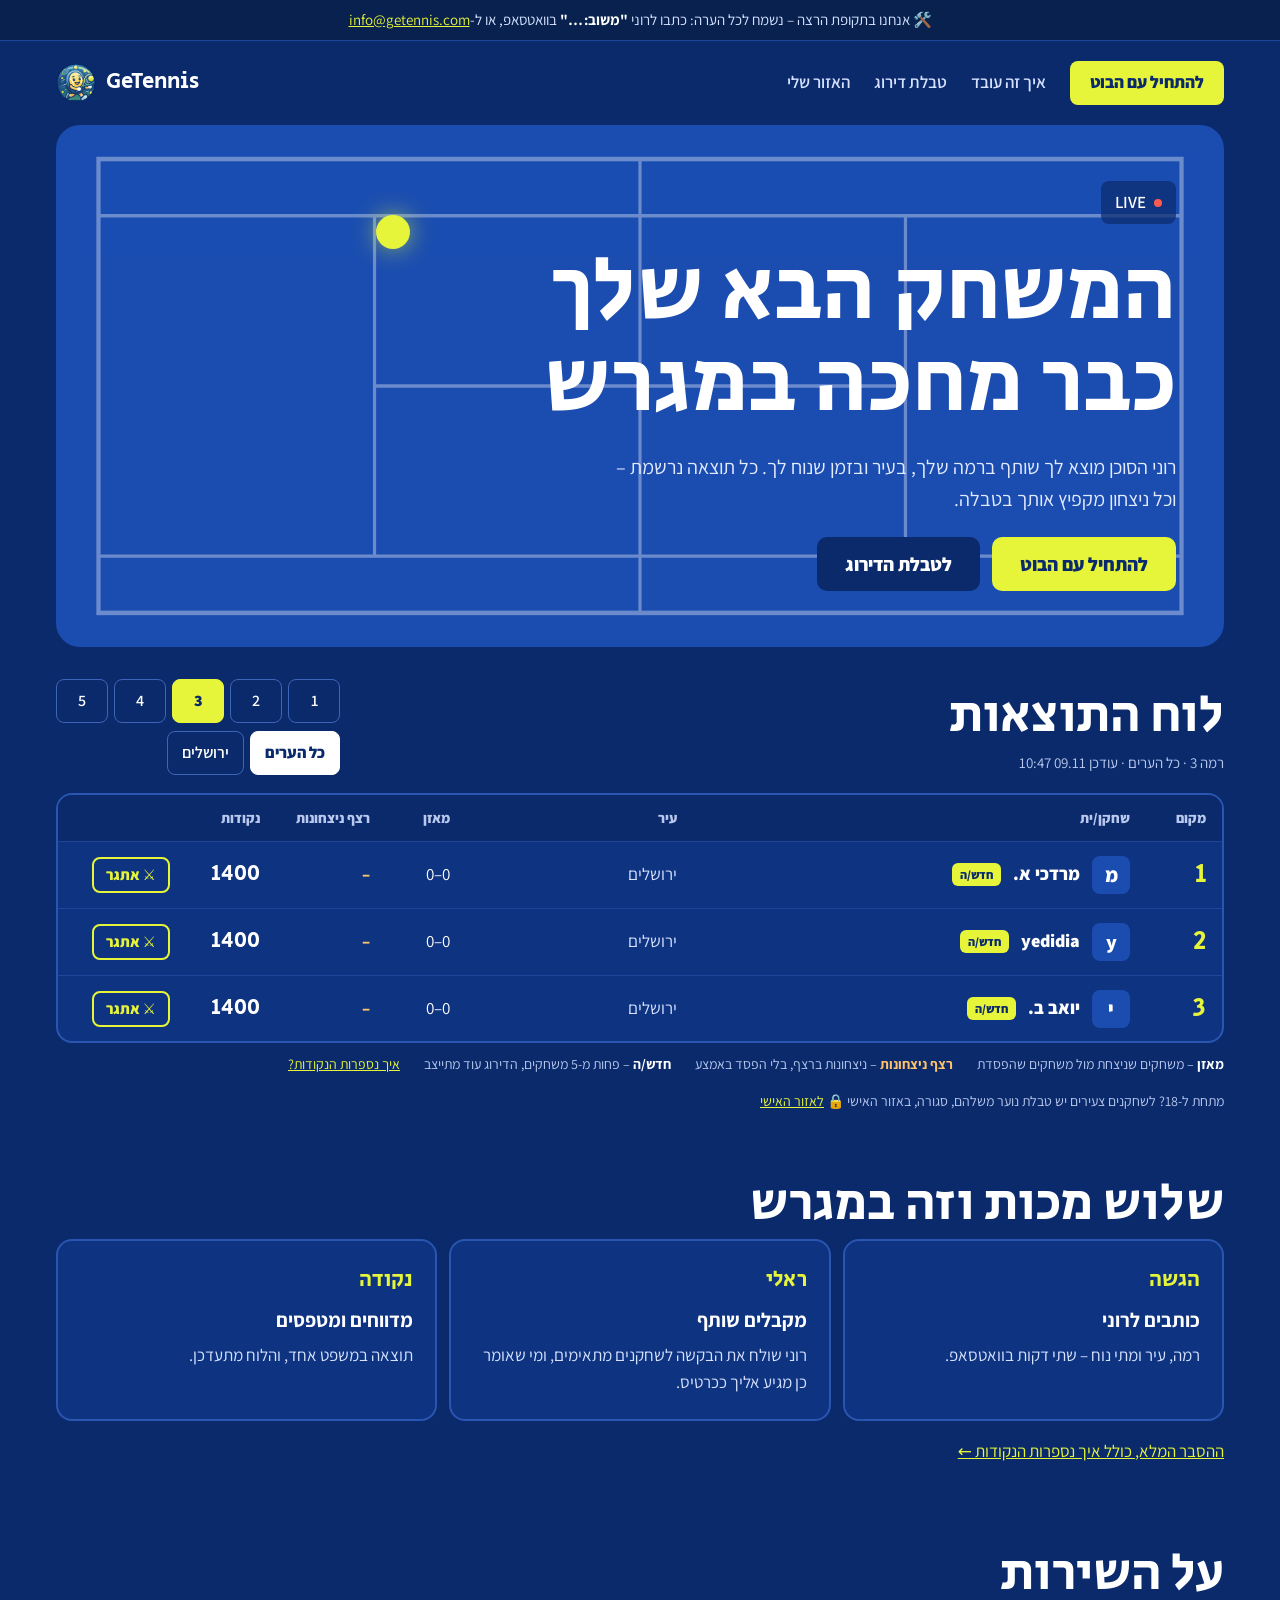
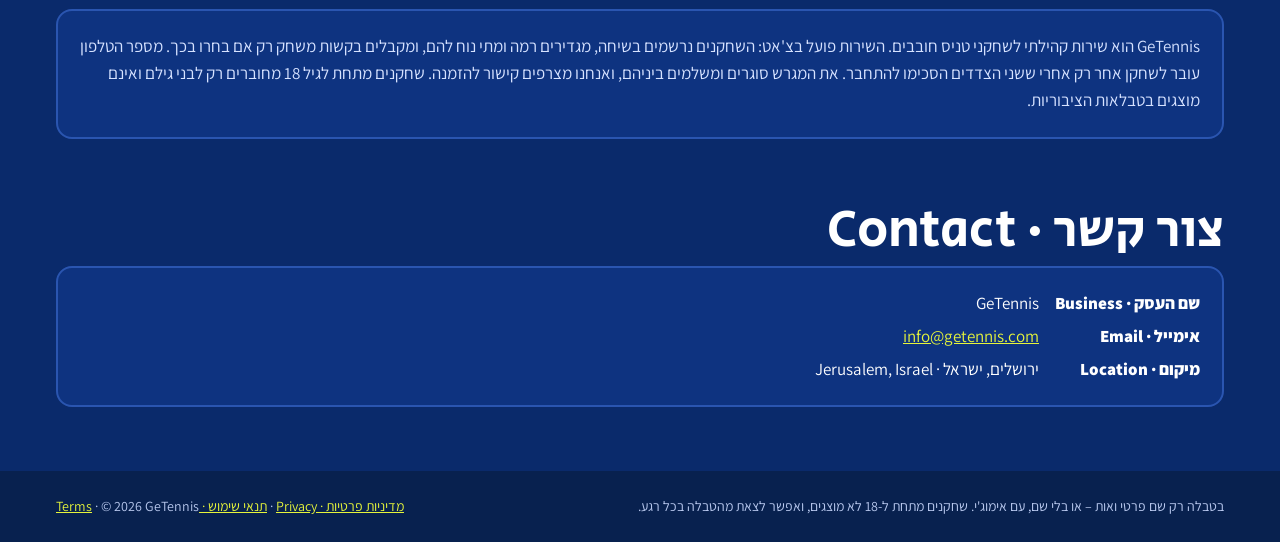
<file: index.html>
<!doctype html>
<html lang="he" dir="rtl">
<head>
<meta charset="utf-8">
<meta name="viewport" content="width=device-width, initial-scale=1">
<title>GeTennis – מוצאים שותף לטניס</title>
<meta name="description" content="GeTennis מחבר בין שחקני טניס: רוני, הסוכן שלנו בוואטסאפ, מוצא לך שותף ברמה שלך, בעיר ובזמן שנוח לך – ושומר תוצאות, דירוג והיסטוריה.">
<!-- Meta domain verification tag goes here, e.g. <meta name="facebook-domain-verification" content="..."> -->
<meta property="og:title" content="GeTennis – מוצאים שותף לטניס">
<meta property="og:description" content="רוני מוצא לך שותף לטניס ברמה שלך, בעיר ובזמן שנוח לך.">
<meta property="og:image" content="assets/og.jpg">
<meta property="og:type" content="website">
<link rel="icon" href="assets/favicon.png" type="image/png">
<link rel="apple-touch-icon" href="assets/apple-touch-icon.png">
<link rel="preconnect" href="https://fonts.googleapis.com">
<link href="https://fonts.googleapis.com/css2?family=Assistant:wght@400;600;800&family=Secular+One&display=swap" rel="stylesheet">
<link rel="stylesheet" href="style.css">
</head>
<body>
<div class="pilot" role="note">🛠️ אנחנו בתקופת הרצה – נשמח לכל הערה: כתבו לרוני <b>"משוב: …"</b> בוואטסאפ, או ל-<a href="mailto:info@getennis.com">info@getennis.com</a></div>

<div class="ticker" id="ticker" hidden>
  <div class="label"><span class="dot"></span>תוצאות אחרונות</div>
  <div class="track"><div class="items" id="ticker-items"></div></div>
</div>

<div class="wrap">
  <header class="nav">
    <nav class="links" aria-label="ראשי">
      <a class="btn ball" href="https://wa.me/972515564580?text=%D7%94%D7%99%D7%99">להתחיל עם הבוט</a>
      <a href="how.html">איך זה עובד</a>
      <a href="#table">טבלת דירוג</a>
      <a href="me.html">האזור שלי</a>
    </nav>
    <a class="brand" href="index.html"><span>GeTennis</span><img src="assets/logo.png" alt=""></a>
  </header>

  <div class="hero">
    <svg class="lines" viewBox="0 0 1100 460" preserveAspectRatio="none" aria-hidden="true">
      <rect x="40" y="30" width="1020" height="400" fill="none" stroke="#fff" stroke-width="4"/>
      <path d="M40 80h1020M40 380h1020M550 30v400M300 80v300M800 80v300M300 230h500" stroke="#fff" stroke-width="3" fill="none"/>
    </svg>
    <div class="ballfx" aria-hidden="true"></div>
    <div class="badge" lang="en"><span class="dot"></span>LIVE</div>
    <h1 class="display">המשחק הבא שלך כבר מחכה במגרש</h1>
    <p>רוני הסוכן מוצא לך שותף ברמה שלך, בעיר ובזמן שנוח לך. כל תוצאה נרשמת – וכל ניצחון מקפיץ אותך בטבלה.</p>
    <div class="row-gap">
      <a class="btn ball big" href="https://wa.me/972515564580?text=%D7%94%D7%99%D7%99">להתחיל עם הבוט</a>
      <a class="btn dark big" href="#table">לטבלת הדירוג</a>
    </div>
  </div>

  <section id="table">
    <div class="board-head">
      <div>
        <h2 class="display">לוח התוצאות</h2>
        <div class="sub" id="board-sub">טוען…</div>
      </div>
      <div class="filters" id="filters" hidden>
        <div class="pills" role="group" aria-label="רמה" id="levels"></div>
        <div class="pills" role="group" aria-label="עיר" id="cities"></div>
      </div>
    </div>
    <div id="board"></div>
    <div class="legend" id="legend" hidden>
      <span><b>מאזן</b> – משחקים שניצחת מול משחקים שהפסדת</span>
      <span><b style="color: var(--streak)">רצף ניצחונות</b> – ניצחונות ברצף, בלי הפסד באמצע</span>
      <span><b>חדש/ה</b> – פחות מ-5 משחקים, הדירוג עוד מתייצב</span>
      <a href="how.html#points">איך נספרות הנקודות?</a>
    </div>
    <p class="youth-note">מתחת ל-18? לשחקנים צעירים יש טבלת נוער משלהם, סגורה, באזור האישי 🔒
      <a href="https://app.getennis.com/me">לאזור האישי</a></p>
  </section>

  <section>
    <h2 class="display">שלוש מכות וזה במגרש</h2>
    <div class="cards">
      <div class="card"><div class="kicker">הגשה</div><h3>כותבים לרוני</h3><p>רמה, עיר ומתי נוח – שתי דקות בוואטסאפ.</p></div>
      <div class="card"><div class="kicker">ראלי</div><h3>מקבלים שותף</h3><p>רוני שולח את הבקשה לשחקנים מתאימים, ומי שאומר כן מגיע אליך ככרטיס.</p></div>
      <div class="card"><div class="kicker">נקודה</div><h3>מדווחים ומטפסים</h3><p>תוצאה במשפט אחד, והלוח מתעדכן.</p></div>
    </div>
    <p><a href="how.html">ההסבר המלא, כולל איך נספרות הנקודות ←</a></p>
  </section>

  <section>
    <h2 class="display">על השירות</h2>
    <div class="card">
      <p>GeTennis הוא שירות קהילתי לשחקני טניס חובבים. השירות פועל בצ'אט: השחקנים נרשמים בשיחה, מגדירים רמה ומתי נוח
        להם, ומקבלים בקשות משחק רק אם בחרו בכך.
        מספר הטלפון עובר לשחקן אחר רק אחרי ששני הצדדים הסכימו להתחבר. את המגרש סוגרים ומשלמים ביניהם, ואנחנו מצרפים קישור
        להזמנה. שחקנים מתחת לגיל 18 מחוברים רק לבני גילם ואינם מוצגים בטבלאות הציבוריות.</p>
    </div>
  </section>

  <section id="contact" class="contact">
    <h2 class="display">צור קשר · Contact</h2>
    <div class="card">
      <dl>
        <dt>שם העסק · Business</dt><dd>GeTennis</dd>
        <dt>אימייל · Email</dt><dd><a href="mailto:info@getennis.com">info@getennis.com</a></dd>
        <dt>מיקום · Location</dt><dd>ירושלים, ישראל · Jerusalem, Israel</dd>
      </dl>
    </div>
  </section>
</div>

<footer class="site">
  <div class="wrap">
    <span>בטבלה רק שם פרטי ואות – או בלי שם, עם אימוג'י. שחקנים מתחת ל-18 לא מוצגים, ואפשר לצאת מהטבלה בכל רגע.</span>
    <span><a href="privacy.html">מדיניות פרטיות · Privacy</a> · <a href="terms.html">תנאי שימוש · Terms</a> · © 2026 GeTennis</span>
  </div>
</footer>

<script src="board.js"></script>
</body>
</html>
</file>
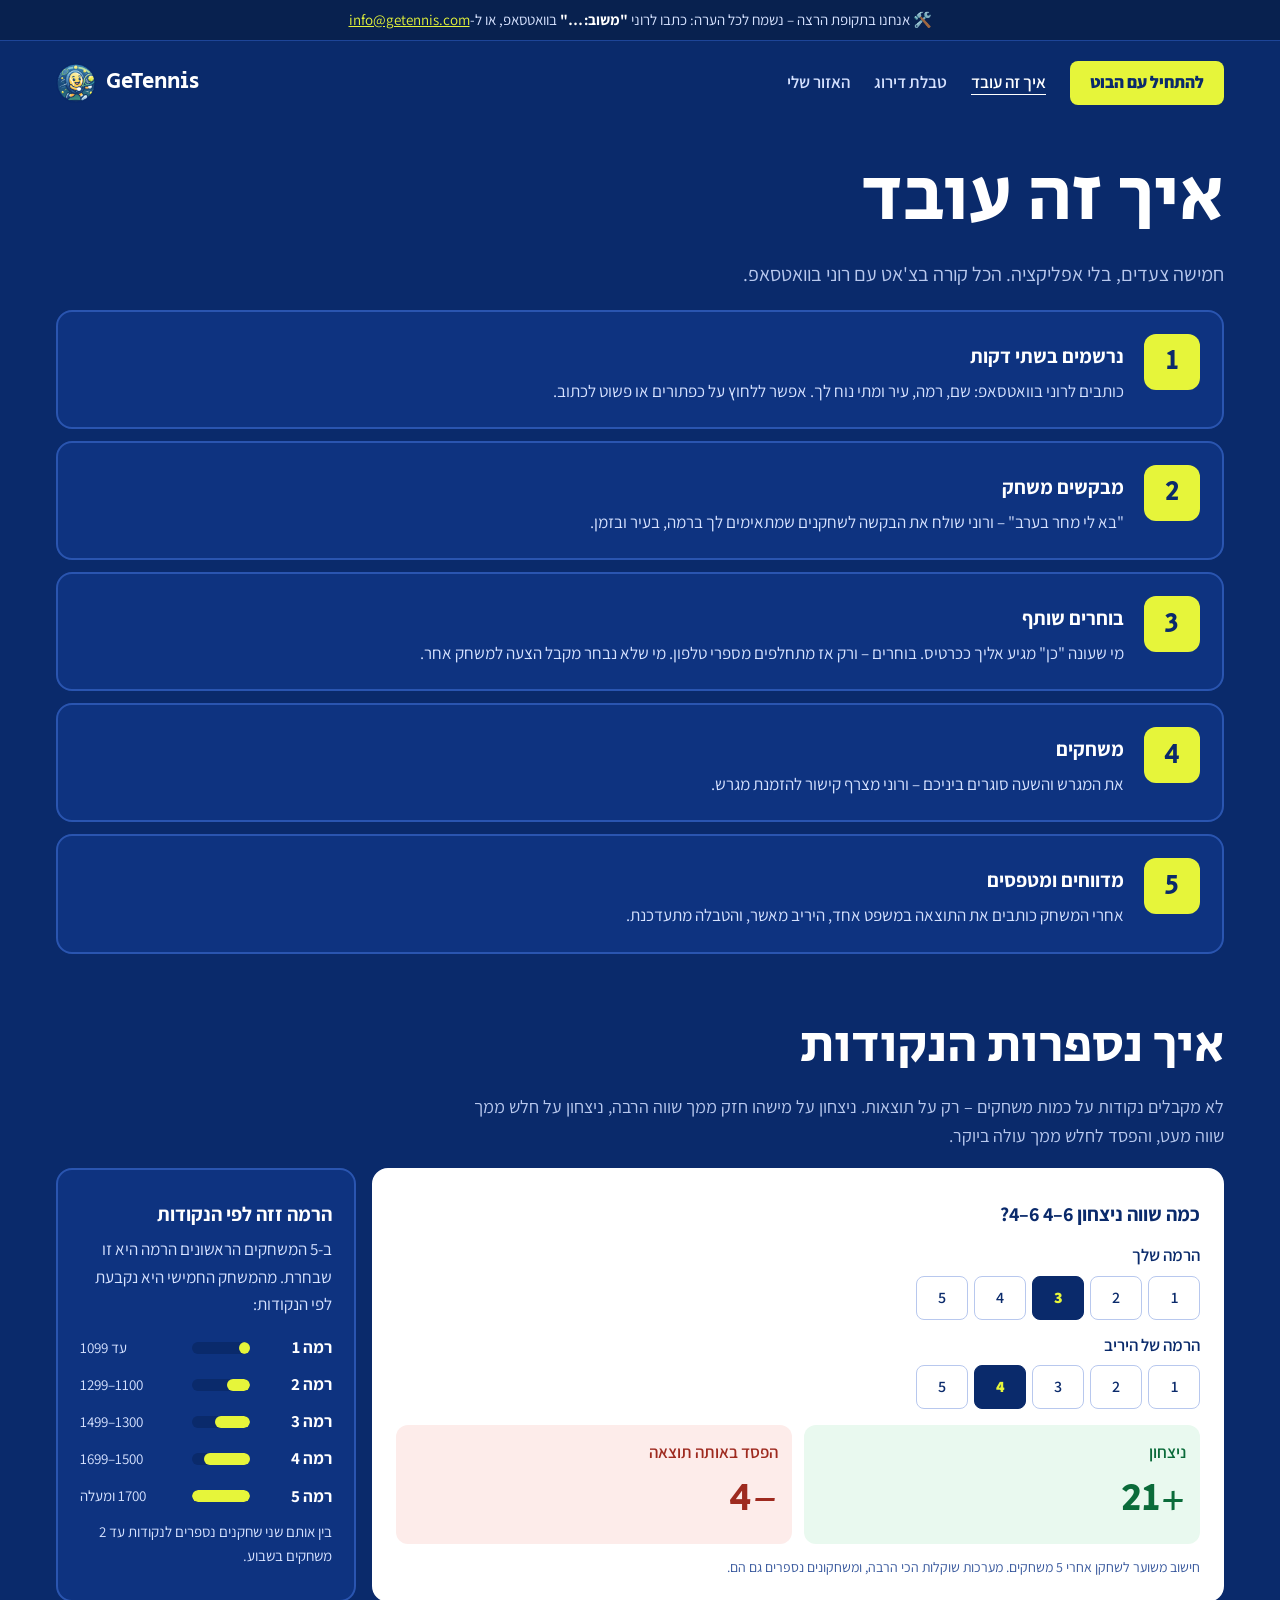
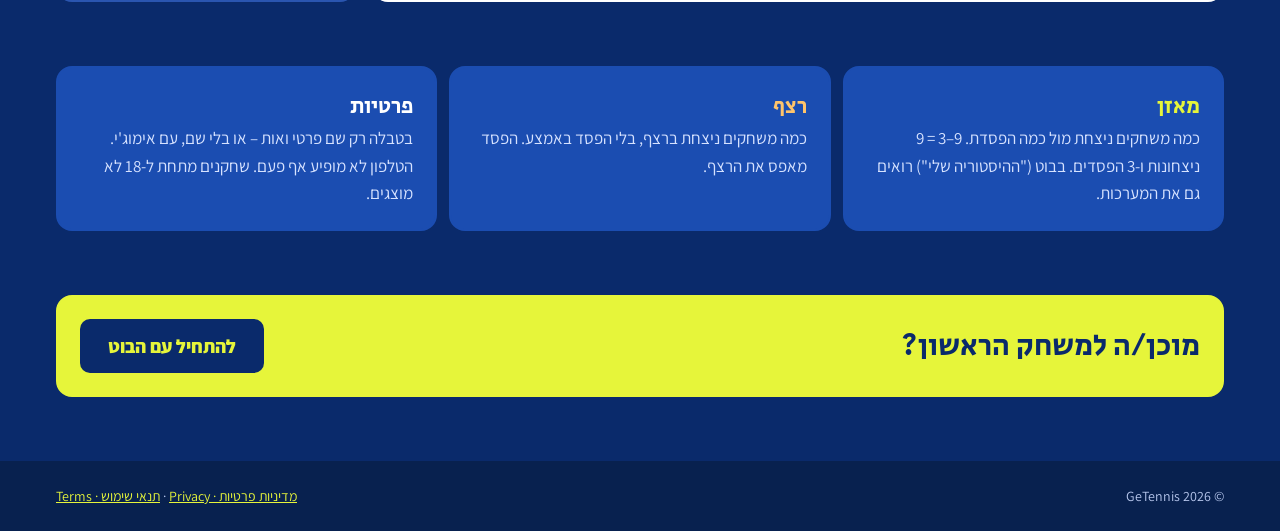
<file: how.html>
<!doctype html>
<html lang="he" dir="rtl">
<head>
<meta charset="utf-8">
<meta name="viewport" content="width=device-width, initial-scale=1">
<title>איך זה עובד – GeTennis</title>
<meta name="description" content="איך מוצאים שותף לטניס עם רוני, איך נספרות הנקודות, ומה זה מאזן ורצף.">
<link rel="icon" href="assets/favicon.png" type="image/png">
<link rel="preconnect" href="https://fonts.googleapis.com">
<link href="https://fonts.googleapis.com/css2?family=Assistant:wght@400;600;800&family=Secular+One&display=swap" rel="stylesheet">
<link rel="stylesheet" href="style.css">
</head>
<body>
<div class="pilot" role="note">🛠️ אנחנו בתקופת הרצה – נשמח לכל הערה: כתבו לרוני <b>"משוב: …"</b> בוואטסאפ, או ל-<a href="mailto:info@getennis.com">info@getennis.com</a></div>
<div class="wrap">
  <header class="nav">
    <nav class="links" aria-label="ראשי">
      <a class="btn ball" href="https://wa.me/972515564580?text=%D7%94%D7%99%D7%99">להתחיל עם הבוט</a>
      <a href="how.html" aria-current="page">איך זה עובד</a>
      <a href="index.html#table">טבלת דירוג</a>
      <a href="me.html">האזור שלי</a>
    </nav>
    <a class="brand" href="index.html"><span>GeTennis</span><img src="assets/logo.png" alt=""></a>
  </header>

  <section>
    <h1 class="display rise" style="margin: 0; font-size: clamp(44px, 6vw, 80px); line-height: 1.05">איך זה עובד</h1>
    <p class="sub" style="font-size: 20px">חמישה צעדים, בלי אפליקציה. הכל קורה בצ'אט עם רוני בוואטסאפ.</p>
    <div class="steps">
      <div class="card step rise"><div class="n">1</div><div><h3>נרשמים בשתי דקות</h3>
        <p>כותבים לרוני בוואטסאפ: שם, רמה, עיר ומתי נוח לך. אפשר ללחוץ על כפתורים או פשוט לכתוב.</p></div></div>
      <div class="card step rise" style="animation-delay: .07s"><div class="n">2</div><div><h3>מבקשים משחק</h3>
        <p>"בא לי מחר בערב" – ורוני שולח את הבקשה לשחקנים שמתאימים לך ברמה, בעיר ובזמן.</p></div></div>
      <div class="card step rise" style="animation-delay: .14s"><div class="n">3</div><div><h3>בוחרים שותף</h3>
        <p>מי שעונה "כן" מגיע אליך ככרטיס. בוחרים – ורק אז מתחלפים מספרי טלפון. מי שלא נבחר מקבל הצעה למשחק אחר.</p></div></div>
      <div class="card step rise" style="animation-delay: .21s"><div class="n">4</div><div><h3>משחקים</h3>
        <p>את המגרש והשעה סוגרים ביניכם – ורוני מצרף קישור להזמנת מגרש.</p></div></div>
      <div class="card step rise" style="animation-delay: .28s"><div class="n">5</div><div><h3>מדווחים ומטפסים</h3>
        <p>אחרי המשחק כותבים את התוצאה במשפט אחד, היריב מאשר, והטבלה מתעדכנת.</p></div></div>
    </div>
  </section>

  <section id="points">
    <h2 class="display">איך נספרות הנקודות</h2>
    <p class="sub" style="font-size: 18px; max-inline-size: 760px">לא מקבלים נקודות על כמות משחקים – רק על תוצאות.
      ניצחון על מישהו חזק ממך שווה הרבה, ניצחון על חלש ממך שווה מעט, והפסד לחלש ממך עולה ביוקר.</p>
    <div class="split">
      <div class="main card white calc">
        <h3>כמה שווה ניצחון 6–4 6–4?</h3>
        <div class="label">הרמה שלך</div><div class="pills" id="me" role="group" aria-label="הרמה שלך"></div>
        <div class="label">הרמה של היריב</div><div class="pills" id="them" role="group" aria-label="הרמה של היריב"></div>
        <div class="res">
          <div class="w">ניצחון<strong id="gain">+</strong></div>
          <div class="l">הפסד באותה תוצאה<strong id="loss">−</strong></div>
        </div>
        <div class="note">חישוב משוער לשחקן אחרי 5 משחקים. מערכות שוקלות הכי הרבה, ומשחקונים נספרים גם הם.</div>
      </div>
      <div class="side card">
        <h3>הרמה זזה לפי הנקודות</h3>
        <p style="margin-block-end: 16px">ב-5 המשחקים הראשונים הרמה היא זו שבחרת. מהמשחק החמישי היא נקבעת לפי הנקודות:</p>
        <div class="band"><b>רמה 1</b><div class="bar"><i style="inline-size: 20%"></i></div><span>עד 1099</span></div>
        <div class="band"><b>רמה 2</b><div class="bar"><i style="inline-size: 40%"></i></div><span>1100–1299</span></div>
        <div class="band"><b>רמה 3</b><div class="bar"><i style="inline-size: 60%"></i></div><span>1300–1499</span></div>
        <div class="band"><b>רמה 4</b><div class="bar"><i style="inline-size: 80%"></i></div><span>1500–1699</span></div>
        <div class="band"><b>רמה 5</b><div class="bar"><i style="inline-size: 100%"></i></div><span>1700 ומעלה</span></div>
        <p class="sub">בין אותם שני שחקנים נספרים לנקודות עד 2 משחקים בשבוע.</p>
      </div>
    </div>
  </section>

  <section>
    <div class="cards">
      <div class="card solid"><div class="kicker">מאזן</div>
        <p>כמה משחקים ניצחת מול כמה הפסדת. 9–3 = 9 ניצחונות ו-3 הפסדים. בבוט ("ההיסטוריה שלי") רואים גם את המערכות.</p></div>
      <div class="card solid"><div class="kicker" style="color: var(--streak)">רצף</div>
        <p>כמה משחקים ניצחת ברצף, בלי הפסד באמצע. הפסד מאפס את הרצף.</p></div>
      <div class="card solid"><div class="kicker" style="color: #fff">פרטיות</div>
        <p>בטבלה רק שם פרטי ואות – או בלי שם, עם אימוג'י. הטלפון לא מופיע אף פעם. שחקנים מתחת ל-18 לא מוצגים.</p></div>
    </div>
  </section>

  <section>
    <div class="card ball" style="display: flex; flex-wrap: wrap; gap: 16px; align-items: center; justify-content: space-between">
      <div class="display" style="font-size: 30px">מוכן/ה למשחק הראשון?</div>
      <a class="btn dark big" href="https://wa.me/972515564580?text=%D7%94%D7%99%D7%99" style="color: var(--ball)">להתחיל עם הבוט</a>
    </div>
  </section>
</div>

<footer class="site">
  <div class="wrap">
    <span>© 2026 GeTennis</span>
    <span><a href="privacy.html">מדיניות פרטיות · Privacy</a> · <a href="terms.html">תנאי שימוש · Terms</a></span>
  </div>
</footer>

<script>
// Same rating maths as the bot (app/domain/elo.py): expected score, K=32 after 5 games, 6-4 6-4 = 0.9.
(function () {
  const st = { me: 3, them: 4 };
  const elo = (lv) => 800 + 200 * lv;
  function pills(id, key) {
    const el = document.getElementById(id);
    el.innerHTML = [1, 2, 3, 4, 5].map((n) =>
      `<button type="button" class="pill" aria-pressed="${n === st[key]}" aria-label="רמה ${n}" data-n="${n}">${n}</button>`).join("");
    el.querySelectorAll("button").forEach((b) => b.addEventListener("click", () => { st[key] = +b.dataset.n; draw(); }));
  }
  function draw() {
    pills("me", "me"); pills("them", "them");
    const e = 1 / (1 + Math.pow(10, (elo(st.them) - elo(st.me)) / 400));
    document.getElementById("gain").textContent = "+" + Math.max(1, Math.round(32 * (0.9 - e)));
    document.getElementById("loss").textContent = "−" + Math.max(1, Math.round(32 * (0.9 - (1 - e))));
  }
  draw();
})();
</script>
</body>
</html>
</file>
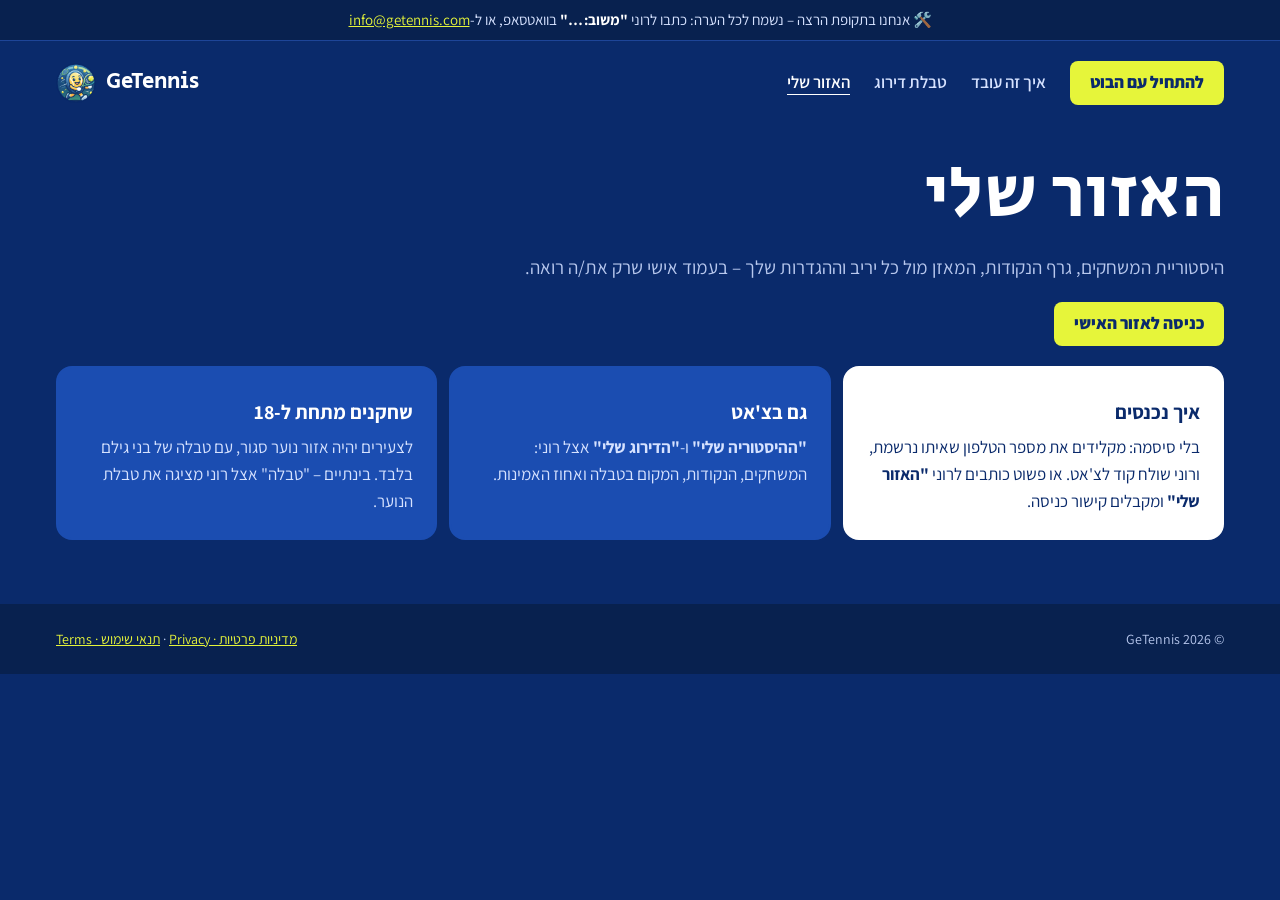
<file: me.html>
<!doctype html>
<html lang="he" dir="rtl">
<head>
<meta charset="utf-8">
<meta name="viewport" content="width=device-width, initial-scale=1">
<title>האזור שלי – GeTennis</title>
<meta name="description" content="האזור האישי: היסטוריית המשחקים, הנקודות והיריבים שלך.">
<link rel="icon" href="assets/favicon.png" type="image/png">
<link rel="preconnect" href="https://fonts.googleapis.com">
<link href="https://fonts.googleapis.com/css2?family=Assistant:wght@400;600;800&family=Secular+One&display=swap" rel="stylesheet">
<link rel="stylesheet" href="style.css">
</head>
<body>
<div class="pilot" role="note">🛠️ אנחנו בתקופת הרצה – נשמח לכל הערה: כתבו לרוני <b>"משוב: …"</b> בוואטסאפ, או ל-<a href="mailto:info@getennis.com">info@getennis.com</a></div>
<div class="wrap">
  <header class="nav">
    <nav class="links" aria-label="ראשי">
      <a class="btn ball" href="https://wa.me/972515564580?text=%D7%94%D7%99%D7%99">להתחיל עם הבוט</a>
      <a href="how.html">איך זה עובד</a>
      <a href="index.html#table">טבלת דירוג</a>
      <a href="me.html" aria-current="page">האזור שלי</a>
    </nav>
    <a class="brand" href="index.html"><span>GeTennis</span><img src="assets/logo.png" alt=""></a>
  </header>

  <section>
    <h1 class="display rise" style="margin: 0; font-size: clamp(40px, 6vw, 72px); line-height: 1.05">האזור שלי</h1>
    <p class="sub" style="font-size: 19px">היסטוריית המשחקים, גרף הנקודות, המאזן מול כל יריב וההגדרות שלך – בעמוד אישי שרק
      את/ה רואה.</p>
    <p style="margin-block: 20px"><a class="btn ball" href="https://app.getennis.com/me">כניסה לאזור האישי</a></p>
    <div class="cards">
      <div class="card white">
        <h3>איך נכנסים</h3>
        <p>בלי סיסמה: מקלידים את מספר הטלפון שאיתו נרשמת, ורוני שולח קוד לצ'אט. או פשוט כותבים לרוני
          <b>"האזור שלי"</b> ומקבלים קישור כניסה.</p>
      </div>
      <div class="card solid">
        <h3>גם בצ'אט</h3>
        <p><b>"ההיסטוריה שלי"</b> ו-<b>"הדירוג שלי"</b> אצל רוני: המשחקים, הנקודות, המקום בטבלה ואחוז האמינות.</p>
      </div>
      <div class="card solid">
        <h3>שחקנים מתחת ל-18</h3>
        <p>לצעירים יהיה אזור נוער סגור, עם טבלה של בני גילם בלבד. בינתיים – "טבלה" אצל רוני מציגה את טבלת הנוער.</p>
      </div>
    </div>
  </section>
</div>

<footer class="site">
  <div class="wrap">
    <span>© 2026 GeTennis</span>
    <span><a href="privacy.html">מדיניות פרטיות · Privacy</a> · <a href="terms.html">תנאי שימוש · Terms</a></span>
  </div>
</footer>
</body>
</html>
</file>
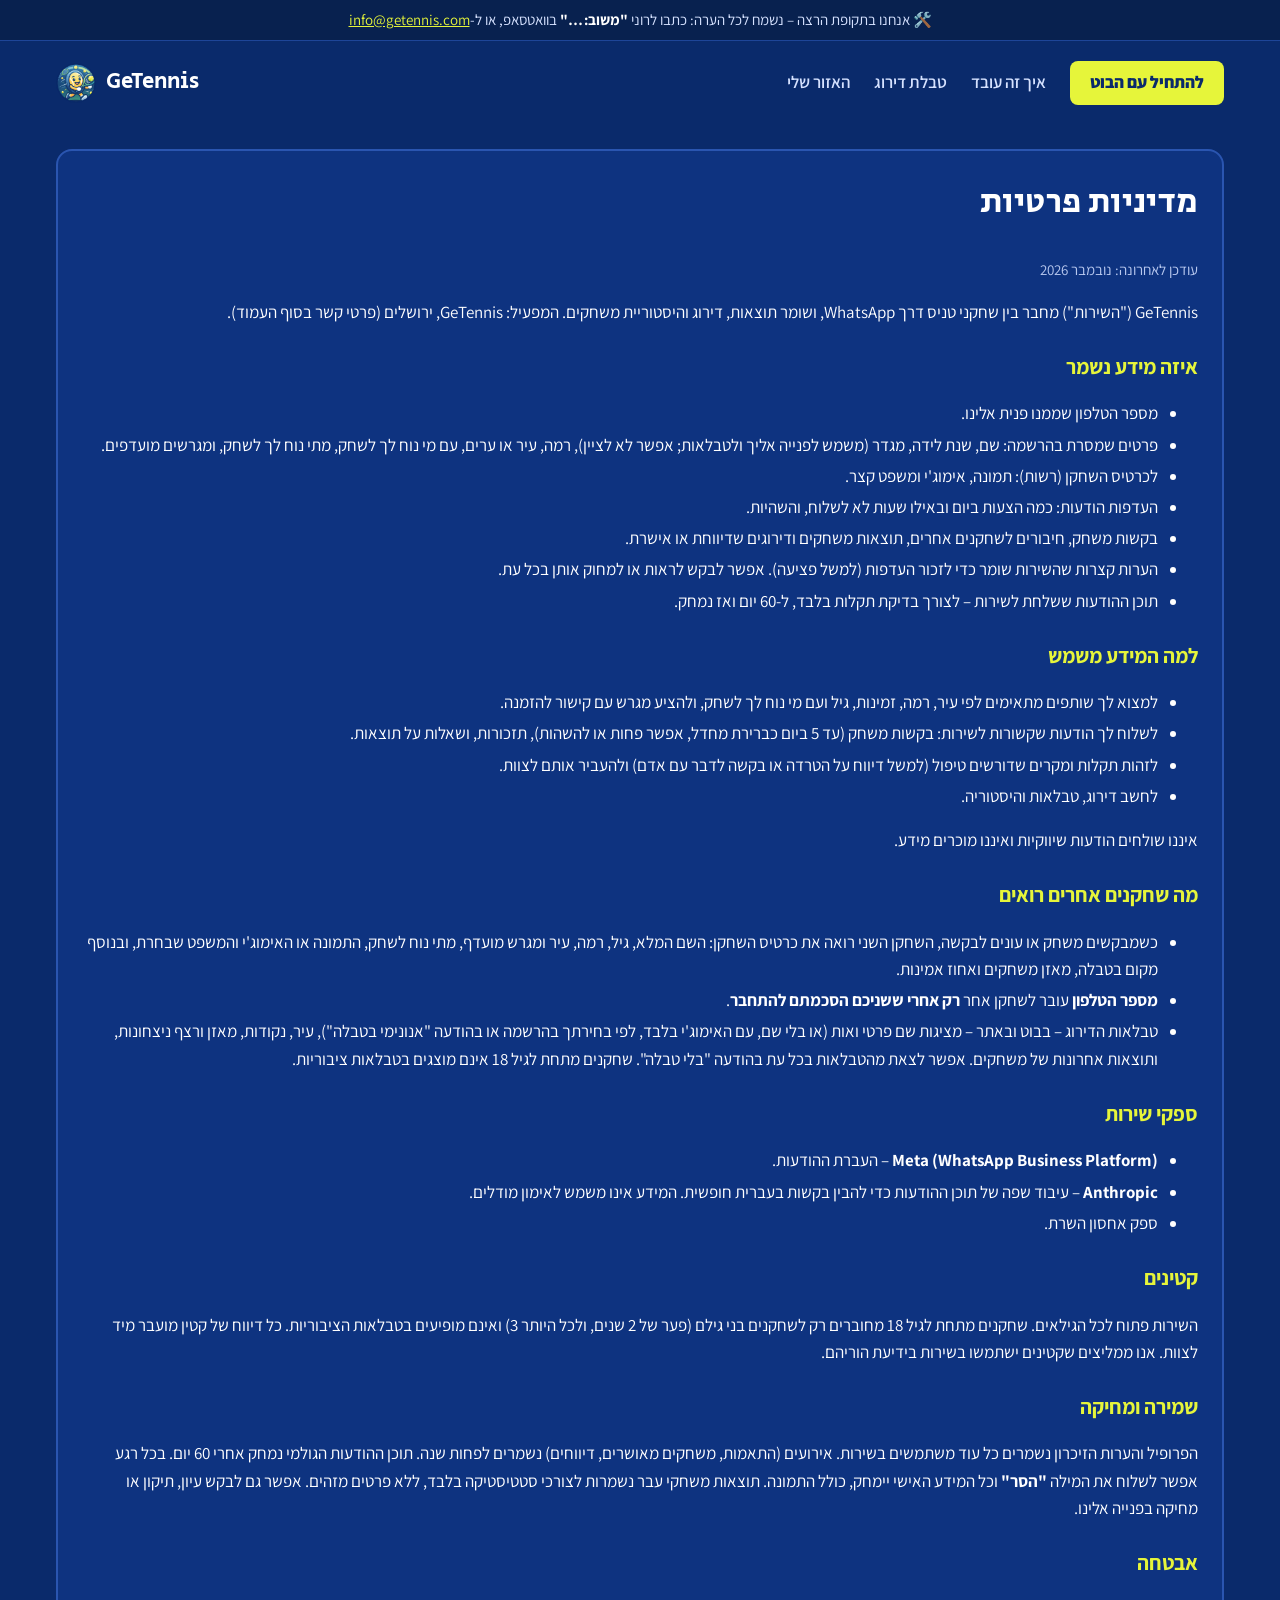
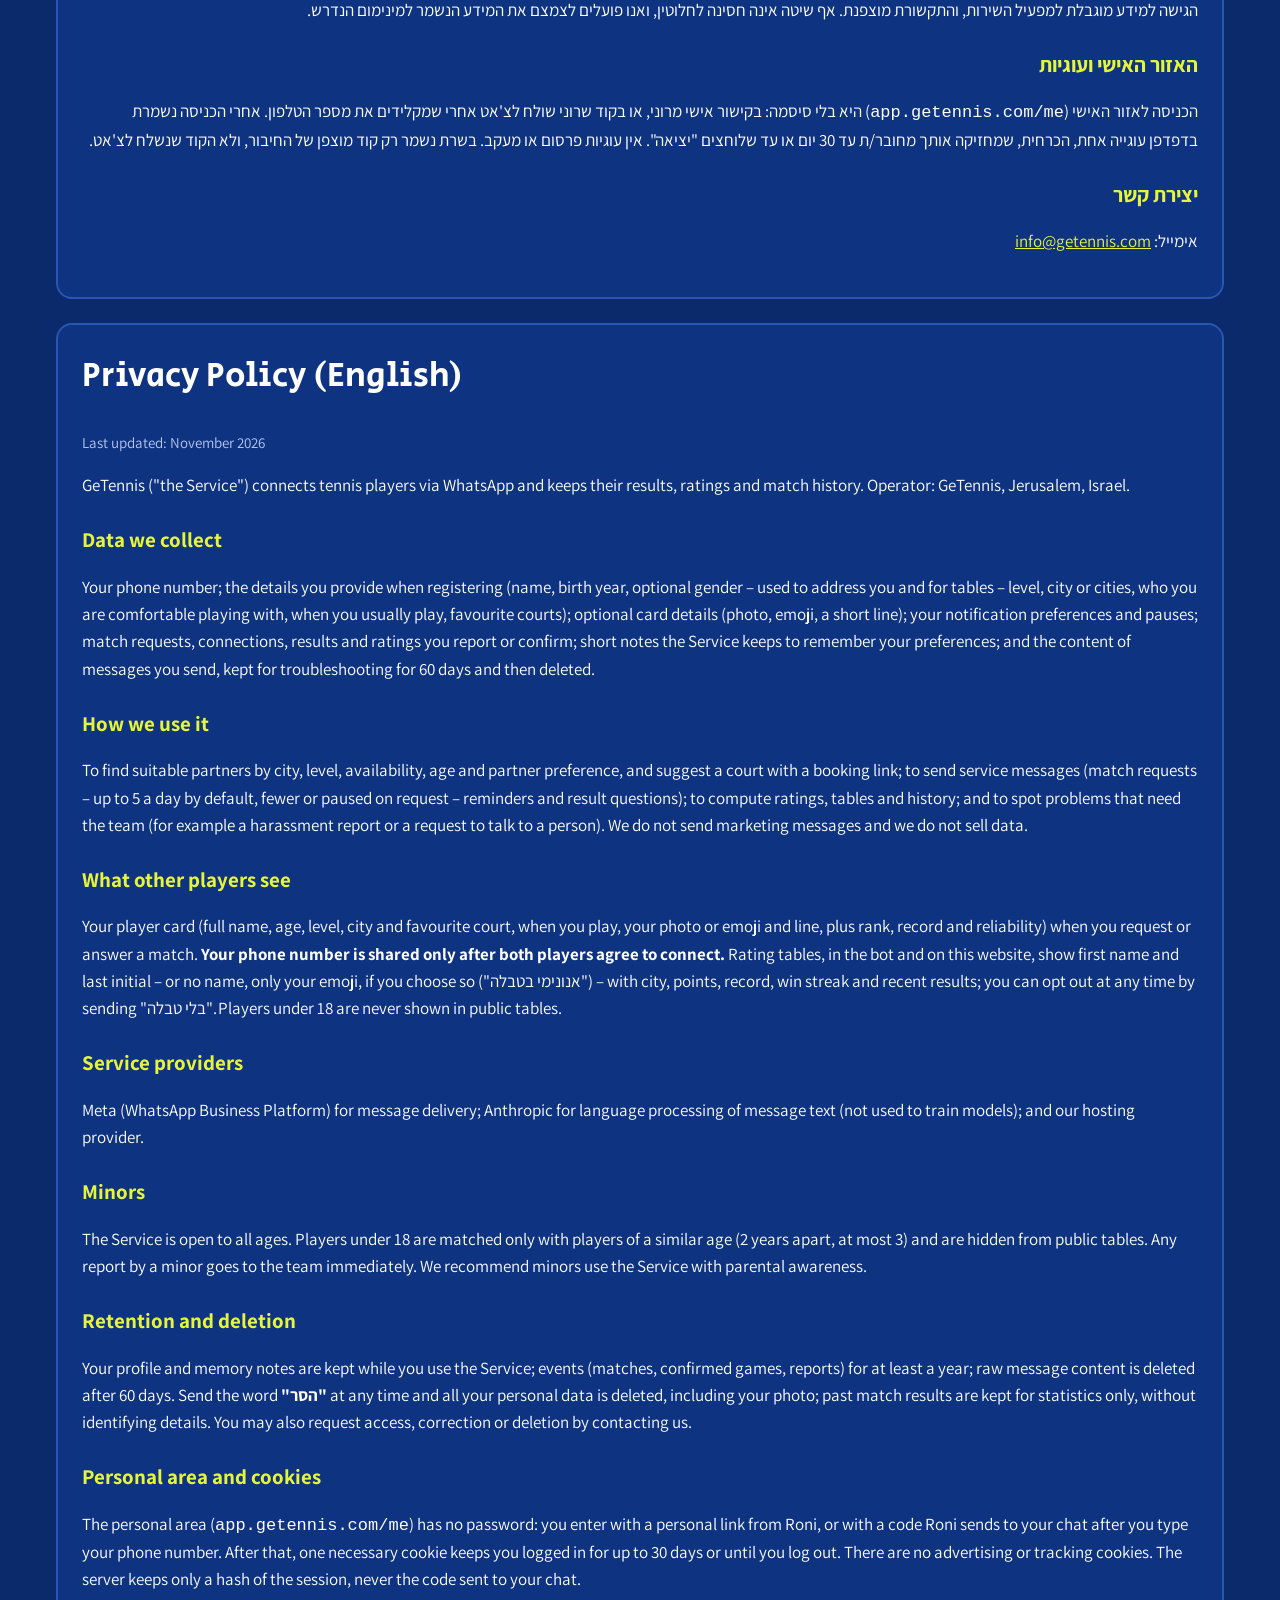
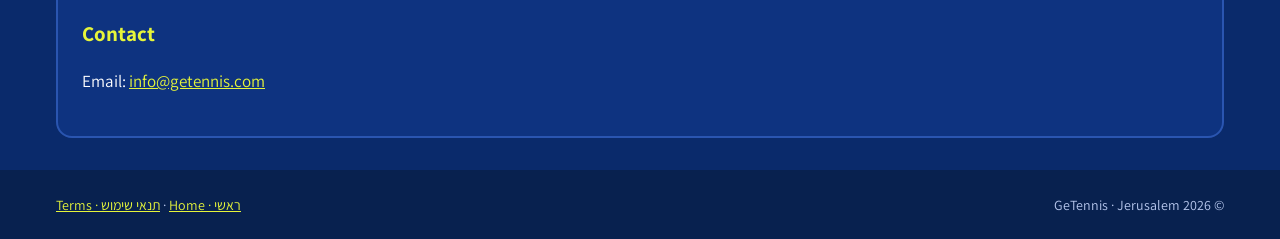
<file: privacy.html>
<!doctype html>
<html lang="he" dir="rtl">
<head>
<meta charset="utf-8">
<meta name="viewport" content="width=device-width, initial-scale=1">
<title>מדיניות פרטיות – GeTennis</title>
<meta name="description" content="מדיניות הפרטיות של GeTennis – שירות WhatsApp לשחקני טניס בירושלים.">
<link rel="icon" href="assets/favicon.png" type="image/png">
<link rel="preconnect" href="https://fonts.googleapis.com">
<link href="https://fonts.googleapis.com/css2?family=Assistant:wght@400;600;800&family=Secular+One&display=swap" rel="stylesheet">
<link rel="stylesheet" href="style.css">
</head>
<body>
<div class="pilot" role="note">🛠️ אנחנו בתקופת הרצה – נשמח לכל הערה: כתבו לרוני <b>"משוב: …"</b> בוואטסאפ, או ל-<a href="mailto:info@getennis.com">info@getennis.com</a></div>
<div class="wrap">
  <header class="nav">
    <nav class="links" aria-label="ראשי">
      <a class="btn ball" href="https://wa.me/972515564580?text=%D7%94%D7%99%D7%99">להתחיל עם הבוט</a>
      <a href="how.html">איך זה עובד</a>
      <a href="index.html#table">טבלת דירוג</a>
      <a href="me.html">האזור שלי</a>
    </nav>
    <a class="brand" href="index.html"><span>GeTennis</span><img src="assets/logo.png" alt=""></a>
  </header>
</div>

<main class="wrap">
  <article class="doc">
    <h1>מדיניות פרטיות</h1>
    <p class="updated">עודכן לאחרונה: נובמבר 2026</p>
    <p>GeTennis ("השירות") מחבר בין שחקני טניס דרך WhatsApp, ושומר תוצאות,
      דירוג והיסטוריית משחקים. המפעיל: GeTennis, ירושלים (פרטי קשר בסוף העמוד).</p>

    <h2>איזה מידע נשמר</h2>
    <ul>
      <li>מספר הטלפון שממנו פנית אלינו.</li>
      <li>פרטים שמסרת בהרשמה: שם, שנת לידה, מגדר (משמש לפנייה אליך ולטבלאות; אפשר לא לציין), רמה, עיר או ערים,
        עם מי נוח לך לשחק, מתי נוח לך לשחק, ומגרשים מועדפים.</li>
      <li>לכרטיס השחקן (רשות): תמונה, אימוג'י ומשפט קצר.</li>
      <li>העדפות הודעות: כמה הצעות ביום ובאילו שעות לא לשלוח, והשהיות.</li>
      <li>בקשות משחק, חיבורים לשחקנים אחרים, תוצאות משחקים ודירוגים שדיווחת או אישרת.</li>
      <li>הערות קצרות שהשירות שומר כדי לזכור העדפות (למשל פציעה). אפשר לבקש לראות או למחוק אותן בכל עת.</li>
      <li>תוכן ההודעות ששלחת לשירות – לצורך בדיקת תקלות בלבד, ל-60 יום ואז נמחק.</li>
    </ul>

    <h2>למה המידע משמש</h2>
    <ul>
      <li>למצוא לך שותפים מתאימים לפי עיר, רמה, זמינות, גיל ועם מי נוח לך לשחק, ולהציע מגרש עם קישור להזמנה.</li>
      <li>לשלוח לך הודעות שקשורות לשירות: בקשות משחק (עד 5 ביום כברירת מחדל, אפשר פחות או להשהות), תזכורות,
        ושאלות על תוצאות.</li>
      <li>לזהות תקלות ומקרים שדורשים טיפול (למשל דיווח על הטרדה או בקשה לדבר עם אדם) ולהעביר אותם לצוות.</li>
      <li>לחשב דירוג, טבלאות והיסטוריה.</li>
    </ul>
    <p>איננו שולחים הודעות שיווקיות ואיננו מוכרים מידע.</p>

    <h2>מה שחקנים אחרים רואים</h2>
    <ul>
      <li>כשמבקשים משחק או עונים לבקשה, השחקן השני רואה את כרטיס השחקן: השם המלא,
        גיל, רמה, עיר ומגרש מועדף, מתי נוח לשחק, התמונה או האימוג'י והמשפט שבחרת, ובנוסף מקום בטבלה, מאזן
        משחקים ואחוז אמינות.</li>
      <li><strong>מספר הטלפון</strong> עובר לשחקן אחר <strong>רק אחרי ששניכם הסכמתם להתחבר</strong>.</li>
      <li>טבלאות הדירוג – בבוט ובאתר – מציגות שם פרטי ואות (או בלי שם, עם האימוג'י בלבד, לפי בחירתך בהרשמה או
        בהודעה "אנונימי בטבלה"), עיר, נקודות, מאזן ורצף ניצחונות, ותוצאות אחרונות של משחקים. אפשר לצאת מהטבלאות
        בכל עת בהודעה "בלי טבלה". שחקנים מתחת לגיל 18 אינם מוצגים בטבלאות ציבוריות.</li>
    </ul>

    <h2>ספקי שירות</h2>
    <ul>
      <li><strong>Meta (WhatsApp Business Platform)</strong> – העברת ההודעות.</li>
      <li><strong>Anthropic</strong> – עיבוד שפה של תוכן ההודעות כדי להבין בקשות בעברית חופשית. המידע אינו משמש
        לאימון מודלים.</li>
      <li>ספק אחסון השרת.</li>
    </ul>

    <h2>קטינים</h2>
    <p>השירות פתוח לכל הגילאים. שחקנים מתחת לגיל 18 מחוברים רק לשחקנים בני גילם (פער של 2 שנים, ולכל היותר 3)
      ואינם מופיעים בטבלאות הציבוריות. כל דיווח של קטין מועבר מיד לצוות. אנו ממליצים שקטינים ישתמשו בשירות
      בידיעת הוריהם.</p>

    <h2>שמירה ומחיקה</h2>
    <p>הפרופיל והערות הזיכרון נשמרים כל עוד משתמשים בשירות. אירועים (התאמות, משחקים מאושרים, דיווחים) נשמרים
      לפחות שנה. תוכן ההודעות הגולמי נמחק אחרי 60 יום. בכל רגע אפשר לשלוח את המילה <strong>"הסר"</strong> וכל
      המידע האישי יימחק, כולל התמונה. תוצאות משחקי עבר נשמרות לצורכי סטטיסטיקה בלבד, ללא פרטים מזהים. אפשר גם
      לבקש עיון, תיקון או מחיקה בפנייה אלינו.</p>

    <h2>אבטחה</h2>
    <p>הגישה למידע מוגבלת למפעיל השירות, והתקשורת מוצפנת. אף שיטה אינה חסינה לחלוטין, ואנו פועלים לצמצם את המידע
      הנשמר למינימום הנדרש.</p>

    <h2>האזור האישי ועוגיות</h2>
    <p>הכניסה לאזור האישי (<code>app.getennis.com/me</code>) היא בלי סיסמה: בקישור אישי מרוני, או בקוד שרוני שולח לצ'אט
      אחרי שמקלידים את מספר הטלפון. אחרי הכניסה נשמרת בדפדפן עוגייה אחת, הכרחית, שמחזיקה אותך מחובר/ת עד 30 יום או עד
      שלוחצים "יציאה". אין עוגיות פרסום או מעקב. בשרת נשמר רק קוד מוצפן של החיבור, ולא הקוד שנשלח לצ'אט.</p>

    <h2>יצירת קשר</h2>
    <p>אימייל: <a href="mailto:info@getennis.com">info@getennis.com</a></p>
  </article>

  <article class="doc en" lang="en" dir="ltr">
    <h1>Privacy Policy (English)</h1>
    <p class="updated">Last updated: November 2026</p>
    <p>GeTennis ("the Service") connects tennis players via WhatsApp and keeps
      their results, ratings and match history. Operator: GeTennis, Jerusalem, Israel.</p>
    <h2>Data we collect</h2>
    <p>Your phone number; the details you provide when
      registering (name, birth year, optional gender – used to address you and for tables – level, city or cities,
      who you are comfortable playing with, when you usually play, favourite courts); optional card details (photo,
      emoji, a short line); your notification preferences and pauses; match requests, connections, results and
      ratings you report or confirm; short notes the Service keeps to remember your preferences; and the content of
      messages you send, kept for troubleshooting for 60 days and then deleted.</p>
    <h2>How we use it</h2>
    <p>To find suitable partners by city, level, availability, age and partner preference, and suggest a court with
      a booking link; to send service messages (match requests – up to 5 a day by default, fewer or paused on
      request – reminders and result questions); to compute ratings, tables and history; and to spot problems that
      need the team (for example a harassment report or a request to talk to a person). We do not send marketing
      messages and we do not sell data.</p>
    <h2>What other players see</h2>
    <p>Your player card (full name, age, level, city and favourite court, when you play, your
      photo or emoji and line, plus rank, record and reliability) when you request or answer a match. <strong>Your phone number is shared only after both players agree to connect.</strong>
      Rating tables, in the bot and on this website, show first name and last initial – or no name, only your
      emoji, if you choose so ("אנונימי בטבלה") – with city, points, record, win streak and recent results; you can
      opt out at any time by sending "בלי טבלה". Players under 18 are never shown in public tables.</p>
    <h2>Service providers</h2>
    <p>Meta (WhatsApp Business Platform) for message delivery; Anthropic for language processing of message text
      (not used to train models); and our hosting provider.</p>
    <h2>Minors</h2>
    <p>The Service is open to all ages. Players under 18 are matched only with players of a similar age (2 years
      apart, at most 3) and are hidden from public tables. Any report by a minor goes to the team immediately. We
      recommend minors use the Service with parental awareness.</p>
    <h2>Retention and deletion</h2>
    <p>Your profile and memory notes are kept while you use the Service; events (matches, confirmed games, reports)
      for at least a year; raw message content is deleted after 60 days. Send the word <strong>"הסר"</strong> at any
      time and all your personal data is deleted, including your photo; past match results are kept for statistics
      only, without identifying details. You may also request access, correction or deletion by contacting us.</p>
    <h2>Personal area and cookies</h2>
    <p>The personal area (<code>app.getennis.com/me</code>) has no password: you enter with a personal link from Roni,
      or with a code Roni sends to your chat after you type your phone number. After that, one necessary cookie keeps
      you logged in for up to 30 days or until you log out. There are no advertising or tracking cookies. The server
      keeps only a hash of the session, never the code sent to your chat.</p>
    <h2>Contact</h2>
    <p>Email: <a href="mailto:info@getennis.com">info@getennis.com</a></p>
  </article>
</main>

<footer class="site">
  <div class="wrap">
    <span>© 2026 GeTennis · Jerusalem</span>
    <span><a href="index.html">ראשי · Home</a> · <a href="terms.html">תנאי שימוש · Terms</a></span>
  </div>
</footer>
</body>
</html>
</file>
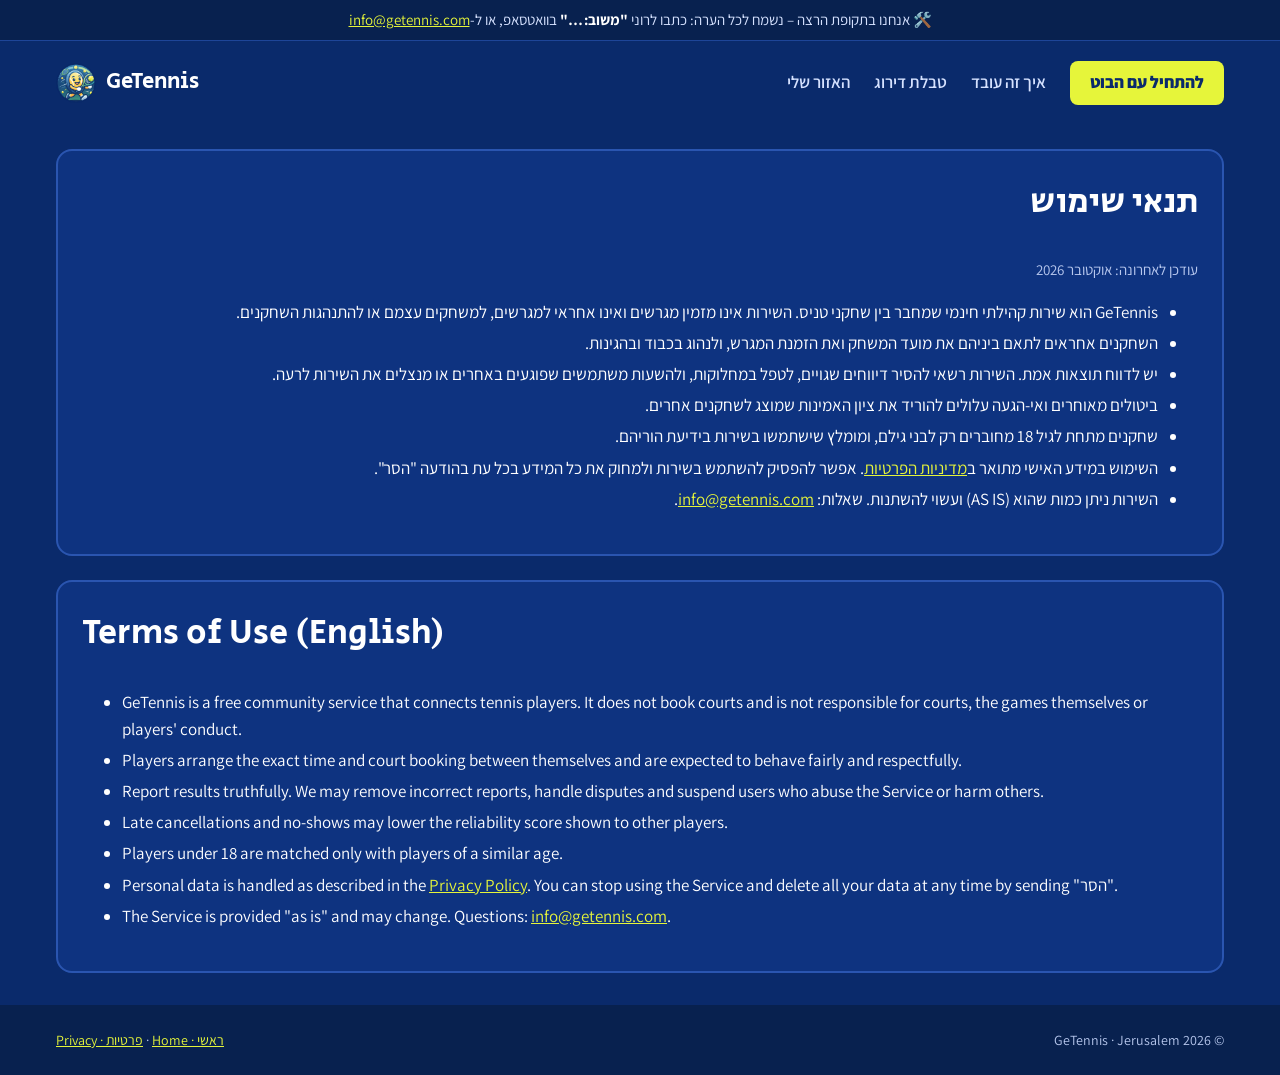
<file: terms.html>
<!doctype html>
<html lang="he" dir="rtl">
<head>
<meta charset="utf-8">
<meta name="viewport" content="width=device-width, initial-scale=1">
<title>תנאי שימוש – GeTennis</title>
<link rel="icon" href="assets/favicon.png" type="image/png">
<link rel="preconnect" href="https://fonts.googleapis.com">
<link href="https://fonts.googleapis.com/css2?family=Assistant:wght@400;600;800&family=Secular+One&display=swap" rel="stylesheet">
<link rel="stylesheet" href="style.css">
</head>
<body>
<div class="pilot" role="note">🛠️ אנחנו בתקופת הרצה – נשמח לכל הערה: כתבו לרוני <b>"משוב: …"</b> בוואטסאפ, או ל-<a href="mailto:info@getennis.com">info@getennis.com</a></div>
<div class="wrap">
  <header class="nav">
    <nav class="links" aria-label="ראשי">
      <a class="btn ball" href="https://wa.me/972515564580?text=%D7%94%D7%99%D7%99">להתחיל עם הבוט</a>
      <a href="how.html">איך זה עובד</a>
      <a href="index.html#table">טבלת דירוג</a>
      <a href="me.html">האזור שלי</a>
    </nav>
    <a class="brand" href="index.html"><span>GeTennis</span><img src="assets/logo.png" alt=""></a>
  </header>
</div>

<main class="wrap">
  <article class="doc">
    <h1>תנאי שימוש</h1>
    <p class="updated">עודכן לאחרונה: אוקטובר 2026</p>
    <ul>
      <li>GeTennis הוא שירות קהילתי חינמי שמחבר בין שחקני טניס. השירות אינו מזמין מגרשים ואינו אחראי למגרשים,
        למשחקים עצמם או להתנהגות השחקנים.</li>
      <li>השחקנים אחראים לתאם ביניהם את מועד המשחק ואת הזמנת המגרש, ולנהוג בכבוד ובהגינות.</li>
      <li>יש לדווח תוצאות אמת. השירות רשאי להסיר דיווחים שגויים, לטפל במחלוקות, ולהשעות משתמשים שפוגעים באחרים
        או מנצלים את השירות לרעה.</li>
      <li>ביטולים מאוחרים ואי-הגעה עלולים להוריד את ציון האמינות שמוצג לשחקנים אחרים.</li>
      <li>שחקנים מתחת לגיל 18 מחוברים רק לבני גילם, ומומלץ שישתמשו בשירות בידיעת הוריהם.</li>
      <li>השימוש במידע האישי מתואר ב<a href="privacy.html">מדיניות הפרטיות</a>. אפשר להפסיק להשתמש בשירות ולמחוק
        את כל המידע בכל עת בהודעה "הסר".</li>
      <li>השירות ניתן כמות שהוא (AS IS) ועשוי להשתנות. שאלות: <a href="mailto:info@getennis.com">info@getennis.com</a>.</li>
    </ul>
  </article>

  <article class="doc en" lang="en" dir="ltr">
    <h1>Terms of Use (English)</h1>
    <ul>
      <li>GeTennis is a free community service that connects tennis players. It does not book courts and is not
        responsible for courts, the games themselves or players' conduct.</li>
      <li>Players arrange the exact time and court booking between themselves and are expected to behave fairly and
        respectfully.</li>
      <li>Report results truthfully. We may remove incorrect reports, handle disputes and suspend users who abuse the
        Service or harm others.</li>
      <li>Late cancellations and no-shows may lower the reliability score shown to other players.</li>
      <li>Players under 18 are matched only with players of a similar age.</li>
      <li>Personal data is handled as described in the <a href="privacy.html">Privacy Policy</a>. You can stop using
        the Service and delete all your data at any time by sending "הסר".</li>
      <li>The Service is provided "as is" and may change. Questions: <a href="mailto:info@getennis.com">info@getennis.com</a>.</li>
    </ul>
  </article>
</main>

<footer class="site">
  <div class="wrap">
    <span>© 2026 GeTennis · Jerusalem</span>
    <span><a href="index.html">ראשי · Home</a> · <a href="privacy.html">פרטיות · Privacy</a></span>
  </div>
</footer>
</body>
</html>
</file>
<file: style.css>
/* GeTennis – "שידור חי" (blue court). Shared by every page. */
:root {
  color-scheme: dark;
  --court: #0A2A6B;
  --court-2: #0E3380;
  --court-3: #1B4DB1;
  --line: #2A55B0;
  --line-2: #1E4598;
  --deep: #08214F;
  --ball: #E6F53A;
  --ball-2: #F4FB9C;
  --text: #FFFFFF;
  --soft: #D6E2FF;
  --muted: #B8C8EE;
  --up: #7CF2B0;
  --down: #FFA799;
  --streak: #FFC46B;
  --live: #FF5A4E;
  --radius: 16px;
  font-family: "Assistant", system-ui, -apple-system, "Segoe UI", Arial, sans-serif;
}

* { box-sizing: border-box; }
html, body { margin: 0; }
body { background: var(--court); color: var(--text); line-height: 1.6; font-size: 17px; }
a { color: var(--ball); }
a:hover { color: var(--ball-2); }
img { display: block; max-inline-size: 100%; }
.display { font-family: "Secular One", "Assistant", sans-serif; font-weight: 400; }
.wrap { max-inline-size: 1200px; margin-inline: auto; padding-inline: 16px; }

/* ---------- pilot banner ---------- */
.pilot { background: var(--deep); color: var(--soft); font-size: 15px; text-align: center; padding: 8px 16px;
  border-block-end: 1px solid var(--line-2); }
.pilot b { color: var(--text); }

/* ---------- ticker ---------- */
.ticker { background: var(--ball); color: var(--court); font-weight: 800; font-size: 15px; display: flex;
  overflow: hidden; white-space: nowrap; }
.ticker[hidden] { display: none; }
.ticker .label { flex: none; background: var(--court); color: var(--ball); padding: 10px 16px; display: flex;
  align-items: center; gap: 8px; z-index: 1; }
.ticker .track { overflow: hidden; flex: 1; }
.ticker .items { display: inline-flex; gap: 40px; padding: 10px 20px; animation: ticker 40s linear infinite; }
@keyframes ticker { from { transform: translateX(0); } to { transform: translateX(50%); } }
.dot { inline-size: 8px; block-size: 8px; border-radius: 50%; background: var(--live); display: inline-block;
  animation: blink 1.2s steps(2) infinite; }
@keyframes blink { 50% { opacity: .2; } }

/* ---------- nav: links on the right, the brand on the left ---------- */
.nav { display: flex; flex-wrap: wrap; align-items: center; justify-content: space-between; gap: 16px;
  padding-block: 20px; }
.nav .links { display: flex; flex-wrap: wrap; align-items: center; gap: 8px 24px; font-size: 17px; font-weight: 600; }
.nav .links a { color: var(--soft); text-decoration: none; }
.nav .links a[aria-current="page"] { color: var(--text); text-decoration: underline; text-underline-offset: 6px; }
.brand { display: flex; align-items: center; gap: 10px; color: var(--text); text-decoration: none; }
.brand span { font-family: "Secular One", sans-serif; font-size: 22px; }
.brand img { inline-size: 40px; block-size: 40px; border-radius: 10px; }
.btn { display: inline-flex; align-items: center; justify-content: center; min-block-size: 44px; padding: 0 20px;
  border-radius: 8px; text-decoration: none; border: 0; cursor: pointer; font: inherit; font-weight: 800; }
.btn.ball, .nav .links a.btn.ball { background: var(--ball); color: var(--court); }
.btn.dark { background: var(--court); color: var(--text); }
.btn.big { min-block-size: 54px; font-size: 19px; padding: 0 28px; border-radius: 10px; }

/* ---------- hero (the court) ---------- */
.hero { position: relative; background: var(--court-3); border-radius: 24px; overflow: hidden; padding: 56px 48px;
  min-block-size: 440px; display: flex; flex-direction: column; justify-content: center; gap: 22px; }
.hero svg.lines { position: absolute; inset: 0; inline-size: 100%; block-size: 100%; opacity: .35; }
.hero .ballfx { position: absolute; top: 90px; left: 320px; inline-size: 34px; block-size: 34px; border-radius: 50%;
  background: var(--ball); box-shadow: 0 0 24px rgb(230 245 58 / .6);
  animation: serve 2.6s cubic-bezier(.3, .6, .4, 1) infinite alternate; }
@keyframes serve { 45% { transform: translate(-120px, -60px); } 100% { transform: translate(-260px, 10px); } }
.hero > * { position: relative; }
.hero > svg.lines, .hero > .ballfx { position: absolute; }
.hero .badge { align-self: flex-start; display: inline-flex; align-items: center; gap: 8px; background: rgb(10 42 107 / .7);
  padding: 8px 14px; border-radius: 8px; font-weight: 600; }
.hero h1 { margin: 0; font-size: clamp(42px, 7vw, 100px); line-height: 1.02; max-inline-size: 760px; }
.hero p { margin: 0; font-size: 20px; max-inline-size: 580px; color: #E3EBFF; }
.row-gap { display: flex; flex-wrap: wrap; gap: 12px; }

section { padding-block: 32px; }
h2.display { margin: 0 0 6px; font-size: clamp(36px, 5vw, 52px); line-height: 1.1; }
.sub { color: var(--muted); font-size: 15px; }

/* ---------- scoreboard ---------- */
.board-head { display: flex; flex-wrap: wrap; align-items: flex-end; justify-content: space-between; gap: 18px;
  margin-block-end: 18px; }
.pills { display: flex; flex-wrap: wrap; gap: 6px; }
.pill { min-block-size: 44px; min-inline-size: 52px; padding: 0 14px; border-radius: 8px; border: 1.5px solid #3E64B8;
  background: transparent; color: var(--text); font: 600 16px "Assistant", sans-serif; cursor: pointer; }
.pill[aria-pressed="true"] { background: var(--ball); color: var(--court); border-color: var(--ball); font-weight: 800; }
.pill.city[aria-pressed="true"] { background: var(--text); border-color: var(--text); }
.filters { display: flex; flex-direction: column; gap: 8px; }
.filters[hidden], .legend[hidden] { display: none; }
.board { background: var(--court-2); border: 2px solid var(--line); border-radius: var(--radius); overflow-x: auto; }
.board .grid { min-inline-size: 640px; }
.board .r { display: grid; grid-template-columns: 76px minmax(0, 2fr) minmax(0, 1fr) 80px 110px 90px 96px;
  align-items: center; padding: 12px 16px; border-block-start: 1px solid var(--line-2); }
/* "⚔️ אתגר": opens the bot with this player's challenge code */
.ch-btn { display: inline-flex; align-items: center; justify-content: center; gap: 4px; min-block-size: 36px;
  padding: 0 12px; border-radius: 8px; border: 2px solid var(--ball); color: var(--ball); font-weight: 800;
  font-size: 15px; text-decoration: none; white-space: nowrap; }
.ch-btn:hover, .ch-btn:focus-visible { background: var(--ball); color: var(--court); }
.board .r.head { background: var(--court); color: var(--muted); font-weight: 800; font-size: 14px; border: 0; }
.board .meta { display: contents; }
.board .r:not(.head):hover { background: #163A86; }
.board .r.in { animation: flip .5s ease-out both; transform-origin: top; }
@keyframes flip { from { opacity: 0; transform: rotateX(70deg); } }
.rank { display: flex; align-items: center; gap: 6px; }
.rank b { font-family: "Secular One", sans-serif; font-size: 26px; font-weight: 400; color: var(--ball); }
.up { color: var(--up); font-size: 13px; font-weight: 800; }
.down { color: var(--down); font-size: 13px; font-weight: 800; }
.who { display: flex; align-items: center; gap: 12px; min-inline-size: 0; font-weight: 800; font-size: 18px; }
.av { inline-size: 38px; block-size: 38px; flex: none; border-radius: 8px; background: var(--court-3);
  display: inline-flex; align-items: center; justify-content: center; font-size: 20px; }
.tag { background: var(--ball); color: var(--court); font-weight: 800; font-size: 12px; padding: 2px 8px; border-radius: 6px; }
.city-c { color: var(--soft); }
.streak { color: var(--streak); font-weight: 800; }
.pts { font-family: "Secular One", sans-serif; font-size: 22px; }
.legend { display: flex; flex-wrap: wrap; gap: 8px 24px; margin-block-start: 10px; color: var(--muted); font-size: 14px; }
.legend b { color: var(--text); }
.youth-note { margin-block: 14px 0; color: var(--muted); font-size: 14px; }
.empty { padding: 28px; text-align: center; color: var(--soft); }
.soon { background: var(--court-2); border: 2px dashed var(--line); border-radius: var(--radius); padding: 36px 24px;
  text-align: center; }
.soon .big-num { font-family: "Secular One", sans-serif; font-size: 64px; color: var(--ball); line-height: 1; }
.soon p { color: var(--soft); max-inline-size: 560px; margin: 10px auto 0; }
.meter { block-size: 12px; background: var(--court); border-radius: 6px; overflow: hidden; max-inline-size: 420px;
  margin: 16px auto 0; }
.meter i { display: block; block-size: 100%; background: var(--ball); border-radius: 6px; transform-origin: right;
  animation: grow .8s ease-out both; }
@keyframes grow { from { transform: scaleX(0); } }

/* ---------- cards ---------- */
.cards { display: grid; grid-template-columns: repeat(auto-fit, minmax(250px, 1fr)); gap: 12px; }
.card { background: var(--court-2); border: 2px solid var(--line); border-radius: var(--radius); padding: 22px; }
.card.solid { background: var(--court-3); border-color: var(--court-3); }
.card.white { background: #FFFFFF; color: var(--court); border-color: #FFFFFF; }
.card.white a { color: var(--court-3); }
.card.ball { background: var(--ball); color: var(--court); border-color: var(--ball); }
.card .kicker { font-family: "Secular One", sans-serif; font-size: 22px; color: var(--ball); }
.card h3 { margin: 6px 0; font-size: 20px; }
.card p { margin: 0; color: var(--soft); line-height: 1.6; }
.card.white p, .card.ball p { color: inherit; }
.steps { display: flex; flex-direction: column; gap: 12px; }
.step { display: flex; gap: 20px; align-items: flex-start; }
.step .n { flex: none; inline-size: 56px; block-size: 56px; border-radius: 12px; background: var(--ball); color: var(--court);
  display: flex; align-items: center; justify-content: center; font-family: "Secular One", sans-serif; font-size: 28px; }
.rise { animation: rise .5s ease-out both; }
@keyframes rise { from { opacity: 0; transform: translateY(14px); } }

/* ---------- calculator (how.html) ---------- */
.split { display: flex; flex-wrap: wrap; gap: 16px; align-items: stretch; }
.split > .main { flex: 999 1 460px; min-inline-size: 0; }
.split > .side { flex: 1 1 300px; min-inline-size: 0; }
.calc .label { font-weight: 600; margin-block: 12px 6px; }
.calc .pill { border-color: #B8C8EE; color: var(--court); background: #FFFFFF; }
.calc .pill[aria-pressed="true"] { background: var(--court); color: var(--ball); border-color: var(--court); }
.res { display: flex; flex-wrap: wrap; gap: 12px; margin-block-start: 16px; }
.res div { flex: 1 1 160px; border-radius: 12px; padding: 14px; font-weight: 600; }
.res .w { background: #E9F9EF; color: #0B6B3A; }
.res .l { background: #FDECEA; color: #9E2A1F; }
.res strong { display: block; font-family: "Secular One", sans-serif; font-size: 40px; font-weight: 400; }
.note { margin-block-start: 12px; font-size: 14px; color: #3A5A9E; }
.band { display: flex; align-items: center; gap: 12px; margin-block-end: 10px; }
.band b { inline-size: 70px; }
.band .bar { flex: 1; block-size: 12px; background: var(--court); border-radius: 6px; overflow: hidden; }
.band .bar i { display: block; block-size: 100%; background: var(--ball); border-radius: 6px; transform-origin: right;
  animation: grow .6s ease-out both; }
.band span { inline-size: 100px; text-align: left; color: var(--soft); font-size: 15px; }

/* ---------- documents (privacy / terms) and contact ---------- */
.doc { background: var(--court-2); border: 2px solid var(--line); border-radius: var(--radius); padding: 24px;
  margin-block: 24px; }
.doc h1 { margin-top: 0; font-family: "Secular One", sans-serif; font-weight: 400; font-size: 34px; }
.doc h2 { font-size: 21px; margin-block: 24px 8px; color: var(--ball); }
.doc .updated { color: var(--muted); font-size: 15px; }
.doc li { margin-block: 4px; }
.en { direction: ltr; text-align: left; }
.contact dl { display: grid; grid-template-columns: max-content 1fr; gap: 6px 16px; margin: 0; }
.contact dt { font-weight: 800; }
.contact dd { margin: 0; }

footer.site { background: var(--deep); color: var(--muted); font-size: 14px; margin-block-start: 32px; }
footer.site .wrap { display: flex; flex-wrap: wrap; gap: 10px 20px; justify-content: space-between; padding-block: 24px; }

@media (max-width: 640px) {
  body { font-size: 16px; }
  section { padding-block: 24px; }

  /* header: "להתחיל עם הבוט" and the brand on one row, the three links as equal tabs below */
  .nav { display: grid; grid-template-columns: repeat(6, minmax(0, 1fr)); align-items: center; gap: 12px 6px;
    padding-block: 14px; }
  .nav .links { display: contents; }
  .nav .links a.btn { grid-row: 1; grid-column: 1 / 4; justify-self: start; padding: 0 16px; }
  .nav .brand { grid-row: 1; grid-column: 4 / 7; justify-self: end; gap: 8px; }
  .brand span { font-size: 19px; }
  .brand img { inline-size: 34px; block-size: 34px; }
  .nav .links a:not(.btn) { grid-row: 2; grid-column: span 2; min-block-size: 44px; display: flex; align-items: center;
    justify-content: center; text-align: center; font-size: 15px; line-height: 1.2; padding: 4px;
    border: 1.5px solid var(--line); border-radius: 8px; }
  .nav .links a[aria-current="page"] { background: var(--court-2); border-color: var(--ball); text-decoration: none; }

  .hero { padding: 32px 20px; min-block-size: 0; border-radius: 18px; gap: 18px; }
  .hero .ballfx { display: none; }
  .hero h1 { font-size: clamp(34px, 10.5vw, 46px); }
  .hero p { font-size: 17px; }
  .hero .row-gap .btn { flex: 1 1 100%; }

  /* the scoreboard: no sideways scrolling – each player is a compact row with the points always in view */
  .board { overflow: visible; }
  .board .grid { min-inline-size: 0; }
  .board .r.head { display: none; }
  .board .r { grid-template-columns: 40px minmax(0, 1fr) auto; grid-template-areas: "rank who pts" "rank meta ch";
    gap: 4px 10px; padding: 12px; }
  .board .r > .ch { grid-area: ch; }
  .ch-btn { min-block-size: 32px; padding: 0 10px; font-size: 14px; }
  .board .r > .rank { grid-area: rank; flex-direction: column; gap: 0; }
  .board .r > .who { grid-area: who; font-size: 17px; gap: 10px; flex-wrap: wrap; }
  .board .r > .pts { grid-area: pts; text-align: center; line-height: 1.1; }
  .board .r > .pts::after { content: "נקודות"; display: block; font: 600 12px "Assistant", sans-serif; color: var(--muted); }
  .board .meta { grid-area: meta; display: flex; flex-wrap: wrap; gap: 2px 14px; font-size: 14px; color: var(--soft);
    padding-inline-start: 48px; }
  .board .meta [data-label]::before { content: attr(data-label) " "; color: var(--muted); }
  .board .meta .streak.none { display: none; }
  .av { inline-size: 34px; block-size: 34px; font-size: 18px; }
  .board-head { margin-block-end: 14px; }
  .pill { min-inline-size: 44px; padding: 0 12px; }
  .soon { padding: 28px 16px; }
  .soon .big-num { font-size: 52px; }

  .card { padding: 18px; }
  .step { gap: 14px; }
  .step .n { inline-size: 48px; block-size: 48px; font-size: 24px; }
  .band span { inline-size: auto; min-inline-size: 64px; font-size: 14px; }
  .band b { inline-size: 56px; }
  .doc { padding: 18px 16px; }
  .doc h1 { font-size: 28px; }
  .contact dl { grid-template-columns: 1fr; }
  .contact dd { margin-block-end: 8px; }
}
@media (max-width: 360px) {
  .brand span { font-size: 17px; }
  .nav .links a.btn { padding: 0 12px; font-size: 15px; }
}
@media (prefers-reduced-motion: reduce) {
  *, *::before, *::after { animation: none !important; }
}
</file>
